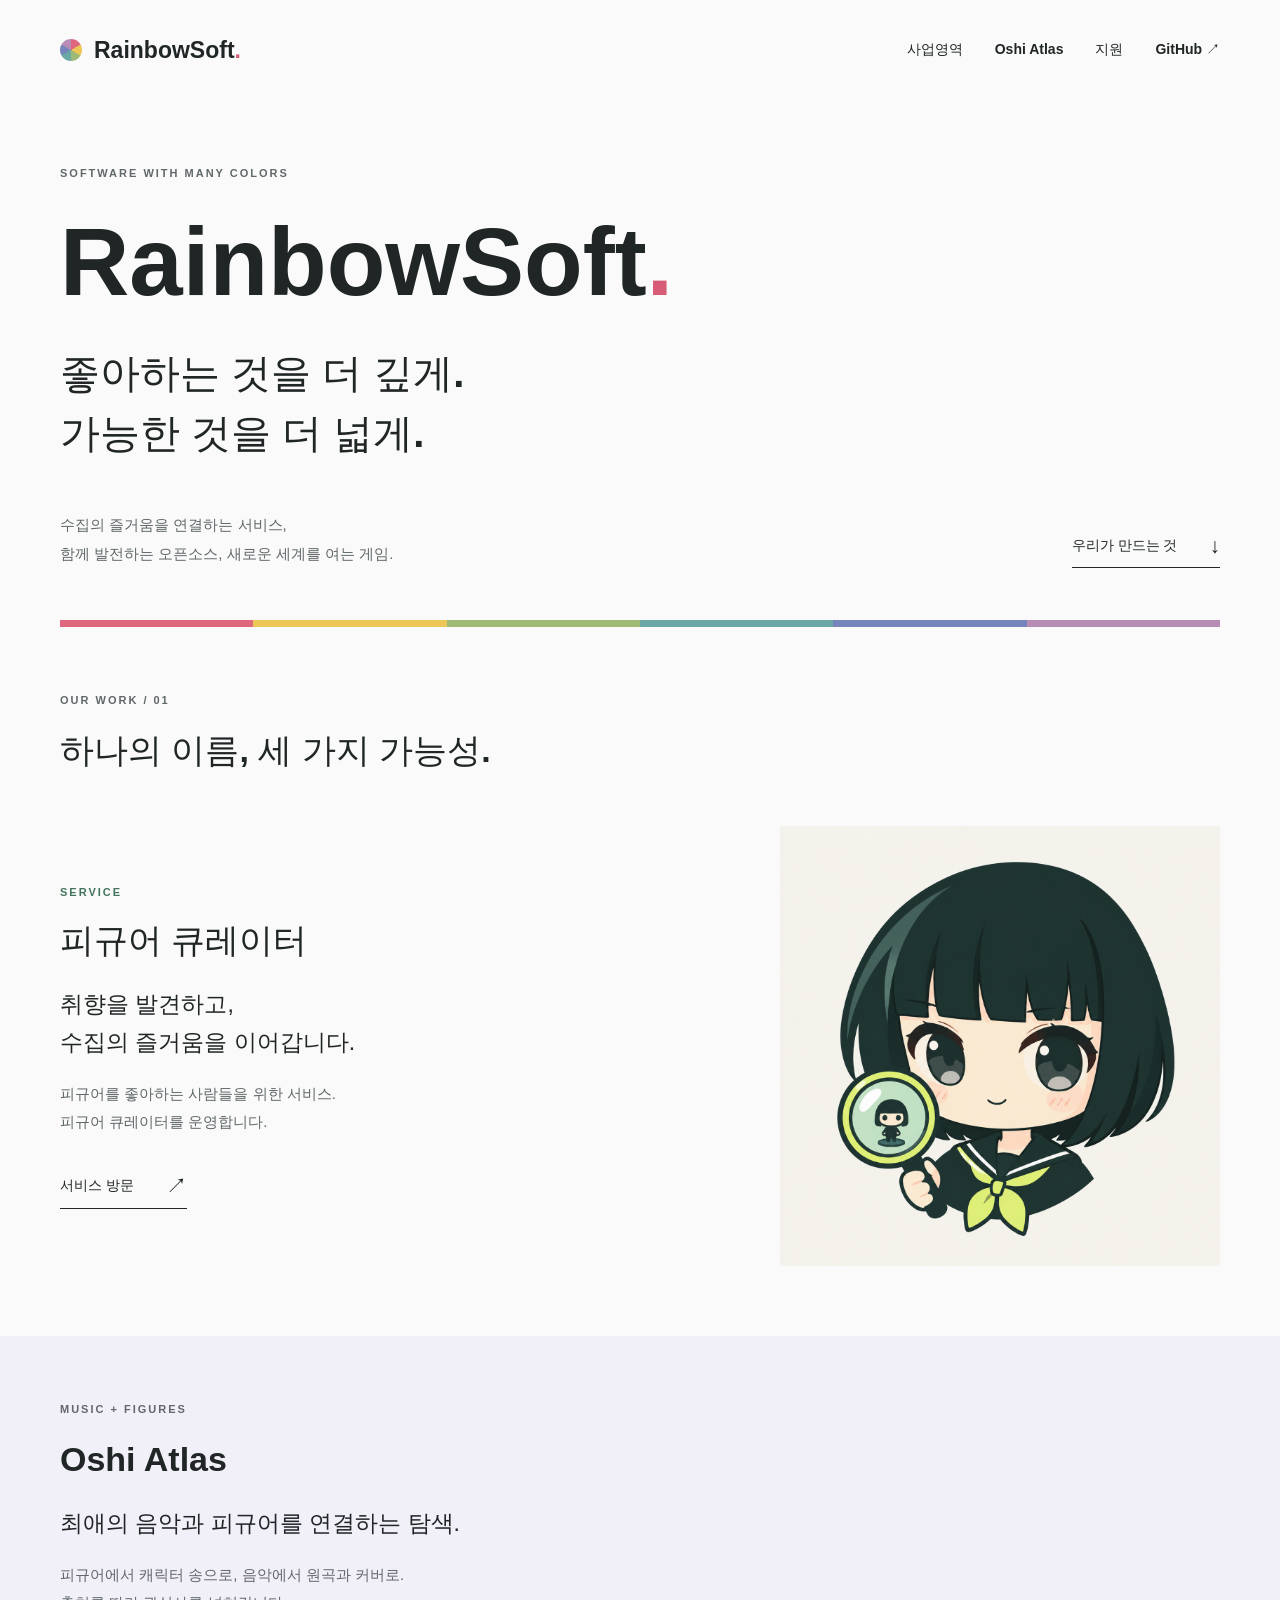
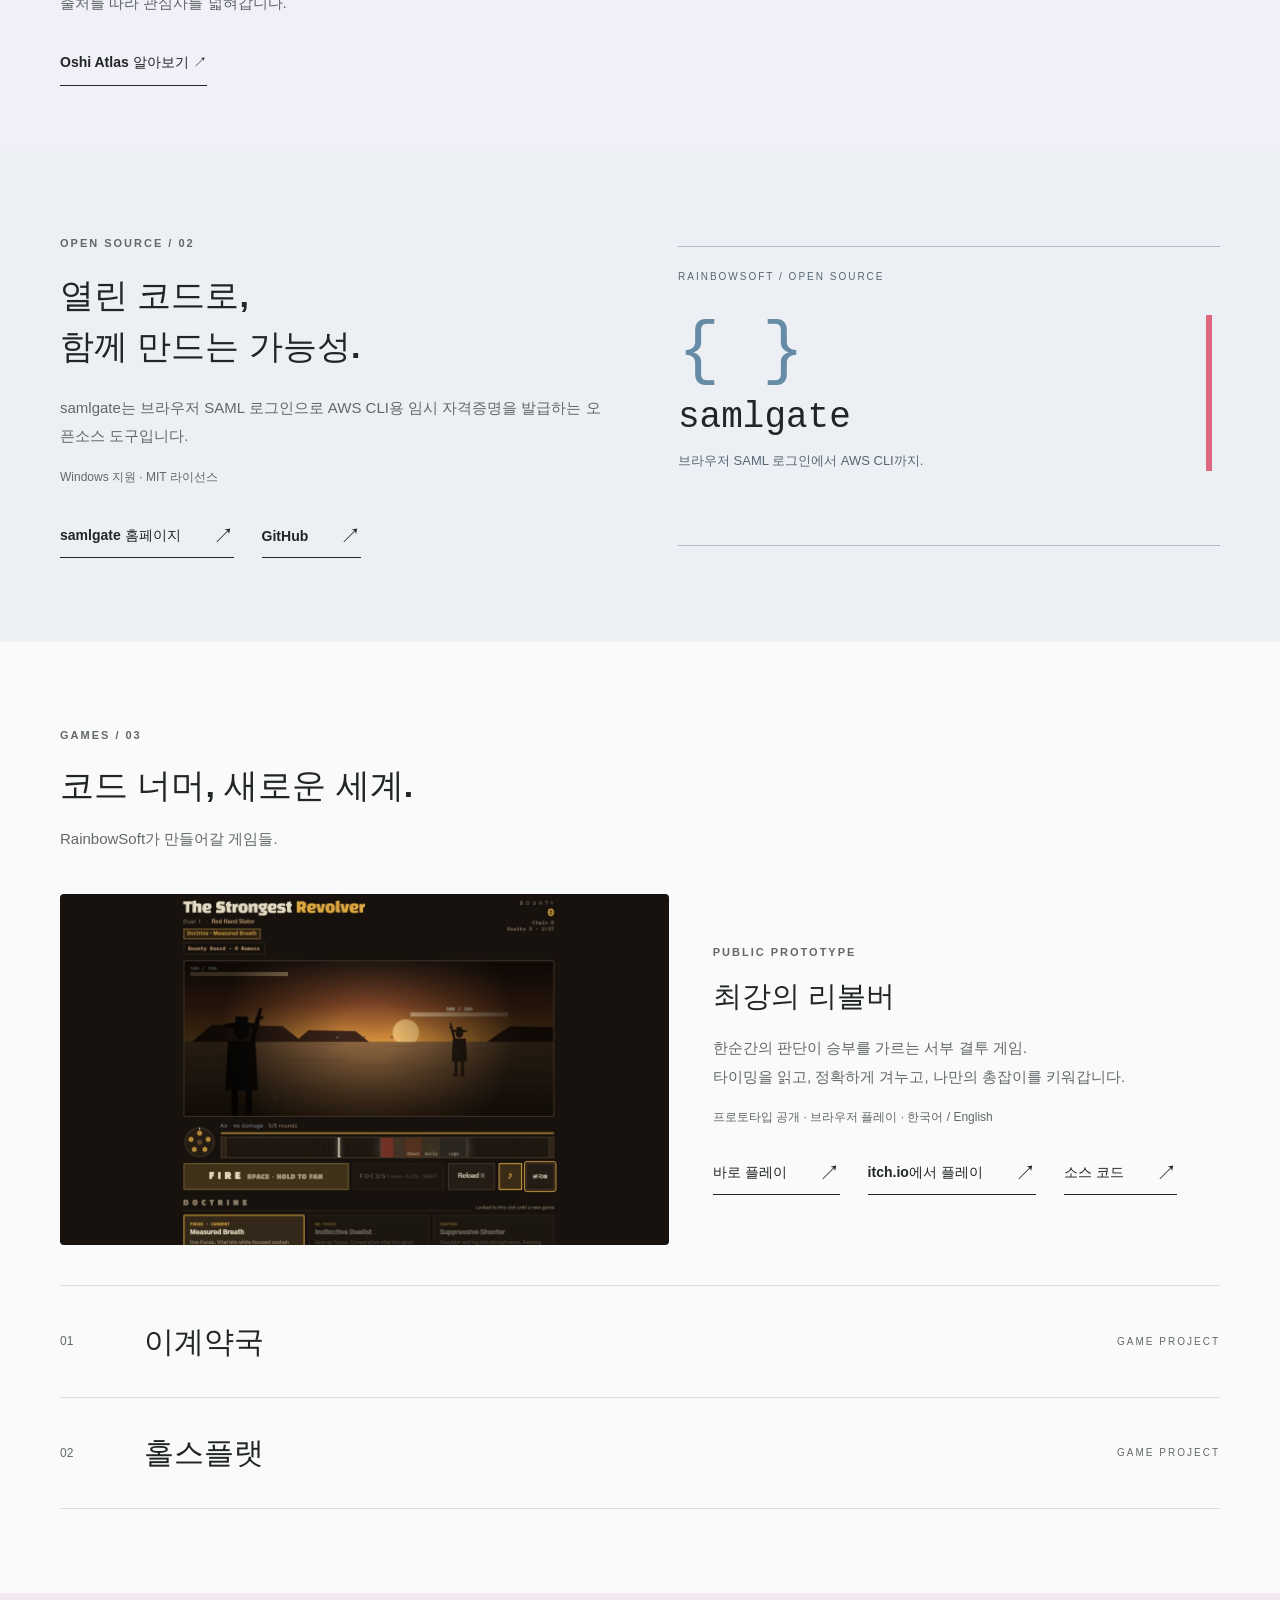
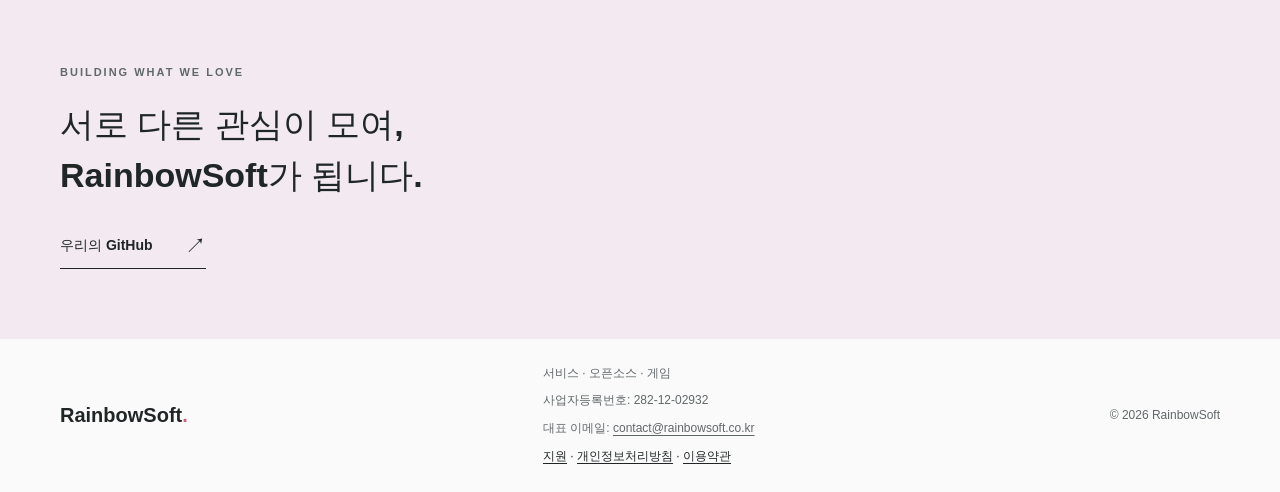
<file: index.html>
<!doctype html>
<html lang="ko">
<head>
  <meta charset="utf-8">
  <meta name="viewport" content="width=device-width, initial-scale=1">
  <meta name="theme-color" content="#fafafa">
  <meta name="description" content="RainbowSoft. 피규어 큐레이터 서비스를 운영하고, samlgate를 포함한 오픈소스와 게임을 만듭니다.">
  <title>RainbowSoft | 서비스, 오픈소스, 게임</title>
  <link rel="stylesheet" href="./style.css">
</head>
<body>
  <a class="skip" href="#main">본문으로 이동</a>
  <header class="header wrap">
    <a class="wordmark" href="./index.html" aria-label="RainbowSoft 홈"><span class="spectrum" aria-hidden="true"></span>RainbowSoft<span class="dot">.</span></a>
    <nav aria-label="주 메뉴"><a href="#work">사업영역</a><a href="/oshi-atlas/">Oshi Atlas</a><a href="/support/">지원</a><a href="https://github.com/figurecurator">GitHub <span aria-hidden="true">↗</span></a></nav>
  </header>
  <main id="main">
    <section class="hero wrap" aria-labelledby="title">
      <p class="eyebrow">SOFTWARE WITH MANY COLORS</p>
      <h1 id="title">RainbowSoft<span class="dot">.</span></h1>
      <p class="hero-copy">좋아하는 것을 더 깊게.<br>가능한 것을 더 넓게.</p>
      <div class="hero-bottom"><p>수집의 즐거움을 연결하는 서비스,<br>함께 발전하는 오픈소스, 새로운 세계를 여는 게임.</p><a class="text-link" href="#work">우리가 만드는 것 <span aria-hidden="true">↓</span></a></div>
      <div class="color-line" aria-hidden="true"><i></i><i></i><i></i><i></i><i></i><i></i></div>
    </section>
    <section id="work" class="work" aria-labelledby="work-title">
      <div class="wrap section-head"><p class="eyebrow">OUR WORK / 01</p><h2 id="work-title">하나의 이름, 세 가지 가능성.</h2></div>
      <article class="service wrap">
        <div class="service-copy"><p class="eyebrow">SERVICE</p><h3>피규어 큐레이터</h3><p class="description">취향을 발견하고,<br>수집의 즐거움을 이어갑니다.</p><p class="detail">피규어를 좋아하는 사람들을 위한 서비스.<br>피규어 큐레이터를 운영합니다.</p><a class="text-link" href="https://figure-curator.com">서비스 방문 <span aria-hidden="true">↗</span></a></div>
        <a class="mascot" href="https://figure-curator.com" aria-label="피규어 큐레이터 방문"><img src="./assets/mascot.png" alt="돋보기로 작은 피규어를 살펴보는 피규어 큐레이터 캐릭터" width="1024" height="1024"></a>
      </article>
    </section>
    <section class="atlas-band"><div class="wrap"><p class="eyebrow">MUSIC + FIGURES</p><h2>Oshi Atlas</h2><p class="description">최애의 음악과 피규어를 연결하는 탐색.</p><p class="detail">피규어에서 캐릭터 송으로, 음악에서 원곡과 커버로.<br>출처를 따라 관심사를 넓혀갑니다.</p><a class="text-link" href="/oshi-atlas/">Oshi Atlas 알아보기 ↗</a></div></section>
    <section id="opensource" class="opensource" aria-labelledby="open-title"><div class="wrap open-grid">
      <div><p class="eyebrow">OPEN SOURCE / 02</p><h2 id="open-title">열린 코드로,<br>함께 만드는 가능성.</h2><p class="detail">samlgate는 브라우저 SAML 로그인으로 AWS CLI용 임시 자격증명을 발급하는 오픈소스 도구입니다.</p><p class="prototype-note">Windows 지원 · MIT 라이선스</p><div class="project-links"><a class="text-link" href="/samlgate/">samlgate 홈페이지 <span aria-hidden="true">↗</span></a><a class="text-link" href="https://github.com/figurecurator/samlgate">GitHub <span aria-hidden="true">↗</span></a></div></div>
      <div class="code-art" aria-label="오픈소스 프로젝트 samlgate"><span class="code-label">RAINBOWSOFT / OPEN SOURCE</span><span class="code-symbol" aria-hidden="true">{ }</span><strong>samlgate</strong><span class="code-caption">브라우저 SAML 로그인에서 AWS CLI까지.</span><span class="code-rule" aria-hidden="true"></span></div>
    </div></section>
    <section id="games" class="games wrap" aria-labelledby="games-title"><div class="section-head"><p class="eyebrow">GAMES / 03</p><h2 id="games-title">코드 너머, 새로운 세계.</h2><p class="detail">RainbowSoft가 만들어갈 게임들.</p></div>
      <article class="featured-game"><a class="game-image" href="/strongest-revolver/" aria-label="최강의 리볼버 프로토타입 플레이"><img src="./assets/strongest-revolver.jpg" alt="최강의 리볼버 실제 플레이 화면. 서부의 석양 아래 두 총잡이가 결투를 준비한다." width="1234" height="712" loading="lazy"></a><div class="game-copy"><p class="eyebrow">PUBLIC PROTOTYPE</p><h3>최강의 리볼버</h3><p class="detail">한순간의 판단이 승부를 가르는 서부 결투 게임.<br>타이밍을 읽고, 정확하게 겨누고, 나만의 총잡이를 키워갑니다.</p><p class="prototype-note">프로토타입 공개 · 브라우저 플레이 · 한국어 / English</p><div class="project-links"><a class="text-link" href="/strongest-revolver/">바로 플레이 <span aria-hidden="true">↗</span></a><a class="text-link" href="https://maxtortime.itch.io/strongest-revolver">itch.io에서 플레이 <span aria-hidden="true">↗</span></a><a class="text-link" href="https://github.com/figurecurator/strongest-revolver">소스 코드 <span aria-hidden="true">↗</span></a></div></div></article>
      <div class="game-list"><article><span class="game-number">01</span><h3>이계약국</h3><span class="game-type">GAME PROJECT</span></article><article><span class="game-number">02</span><h3>홀스플랫</h3><span class="game-type">GAME PROJECT</span></article></div>
    </section>
    <section class="closing"><div class="wrap"><p class="eyebrow">BUILDING WHAT WE LOVE</p><h2>서로 다른 관심이 모여,<br>RainbowSoft가 됩니다.</h2><a class="text-link" href="https://github.com/figurecurator">우리의 GitHub <span aria-hidden="true">↗</span></a></div></section>
  </main>
  <footer class="wrap"><a class="wordmark" href="./index.html">RainbowSoft<span class="dot">.</span></a><div class="footer-info"><p>서비스 · 오픈소스 · 게임</p><p>사업자등록번호: 282-12-02932</p><p>대표 이메일: <a href="mailto:contact@rainbowsoft.co.kr">contact@rainbowsoft.co.kr</a></p><nav aria-label="서비스 정책"><a href="/support/">지원</a> · <a href="/privacy/">개인정보처리방침</a> · <a href="/terms/">이용약관</a></nav></div><span>© 2026 RainbowSoft</span></footer>
</body>
</html>
</file>
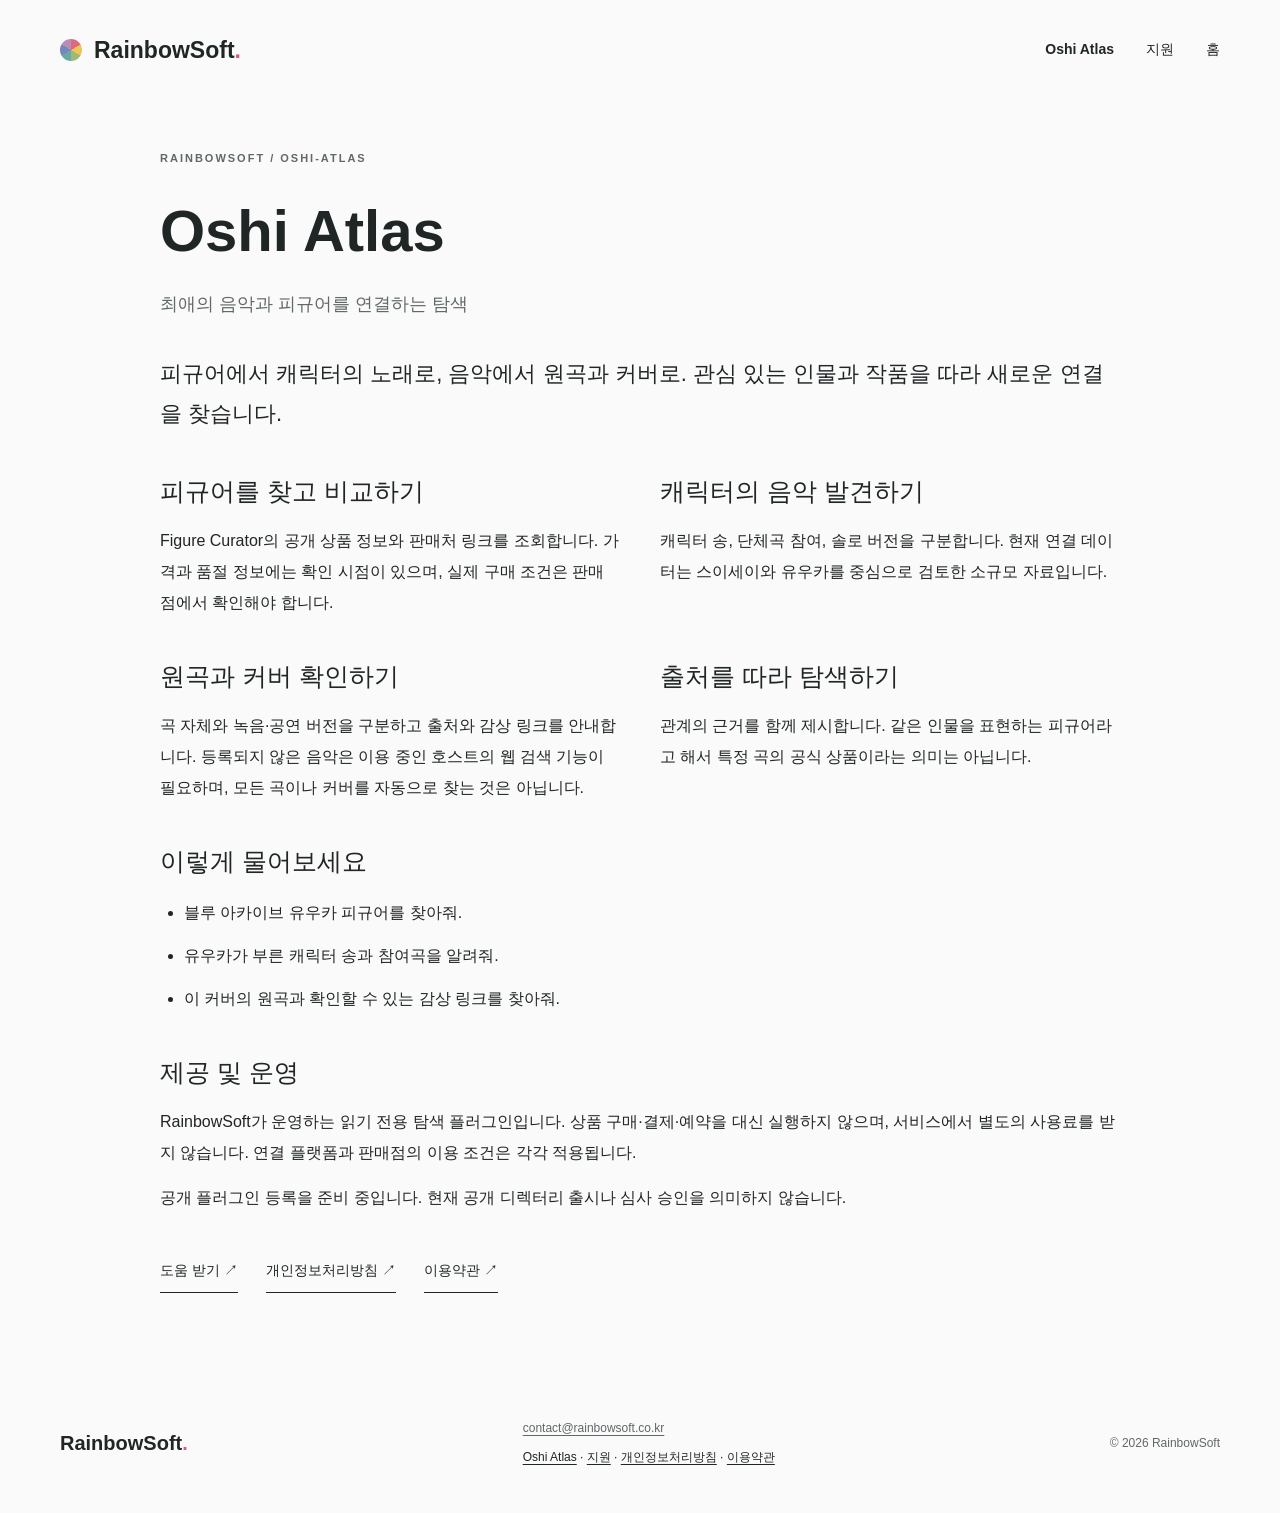
<file: oshi-atlas/index.html>
<!doctype html>
<html lang="ko"><head><meta charset="utf-8"><meta name="viewport" content="width=device-width, initial-scale=1"><meta name="description" content="최애의 음악과 피규어를 연결하는 탐색"><title>Oshi Atlas | RainbowSoft</title><link rel="canonical" href="https://rainbowsoft.co.kr/oshi-atlas/"><link rel="stylesheet" href="/style.css"></head><body><a class="skip" href="#main">본문으로 이동</a><header class="header wrap"><a class="wordmark" href="/"><span class="spectrum" aria-hidden="true"></span>RainbowSoft<span class="dot">.</span></a><nav aria-label="주 메뉴"><a href="/oshi-atlas/">Oshi Atlas</a><a href="/support/">지원</a><a href="/">홈</a></nav></header><main id="main" class="policy wrap"><p class="eyebrow">RAINBOWSOFT / OSHI-ATLAS</p><h1>Oshi Atlas</h1><p class="policy-subtitle">최애의 음악과 피규어를 연결하는 탐색</p>
  <p class="lead">피규어에서 캐릭터의 노래로, 음악에서 원곡과 커버로. 관심 있는 인물과 작품을 따라 새로운 연결을 찾습니다.</p>
  <div class="info-grid"><section><h2>피규어를 찾고 비교하기</h2><p>Figure Curator의 공개 상품 정보와 판매처 링크를 조회합니다. 가격과 품절 정보에는 확인 시점이 있으며, 실제 구매 조건은 판매점에서 확인해야 합니다.</p></section><section><h2>캐릭터의 음악 발견하기</h2><p>캐릭터 송, 단체곡 참여, 솔로 버전을 구분합니다. 현재 연결 데이터는 스이세이와 유우카를 중심으로 검토한 소규모 자료입니다.</p></section><section><h2>원곡과 커버 확인하기</h2><p>곡 자체와 녹음·공연 버전을 구분하고 출처와 감상 링크를 안내합니다. 등록되지 않은 음악은 이용 중인 호스트의 웹 검색 기능이 필요하며, 모든 곡이나 커버를 자동으로 찾는 것은 아닙니다.</p></section><section><h2>출처를 따라 탐색하기</h2><p>관계의 근거를 함께 제시합니다. 같은 인물을 표현하는 피규어라고 해서 특정 곡의 공식 상품이라는 의미는 아닙니다.</p></section></div>
  <section><h2>이렇게 물어보세요</h2><ul><li>블루 아카이브 유우카 피규어를 찾아줘.</li><li>유우카가 부른 캐릭터 송과 참여곡을 알려줘.</li><li>이 커버의 원곡과 확인할 수 있는 감상 링크를 찾아줘.</li></ul></section>
  <section><h2>제공 및 운영</h2><p>RainbowSoft가 운영하는 읽기 전용 탐색 플러그인입니다. 상품 구매·결제·예약을 대신 실행하지 않으며, 서비스에서 별도의 사용료를 받지 않습니다. 연결 플랫폼과 판매점의 이용 조건은 각각 적용됩니다.</p><p>공개 플러그인 등록을 준비 중입니다. 현재 공개 디렉터리 출시나 심사 승인을 의미하지 않습니다.</p></section>
  <div class="project-links"><a class="text-link" href="/support/">도움 받기 ↗</a><a class="text-link" href="/privacy/">개인정보처리방침 ↗</a><a class="text-link" href="/terms/">이용약관 ↗</a></div></main><footer class="wrap"><a class="wordmark" href="/">RainbowSoft<span class="dot">.</span></a><div class="footer-info"><p><a href="mailto:contact@rainbowsoft.co.kr">contact@rainbowsoft.co.kr</a></p><nav aria-label="서비스 정책"><a href="/oshi-atlas/">Oshi Atlas</a> · <a href="/support/">지원</a> · <a href="/privacy/">개인정보처리방침</a> · <a href="/terms/">이용약관</a></nav></div><span>© 2026 RainbowSoft</span></footer></body></html>
</file>
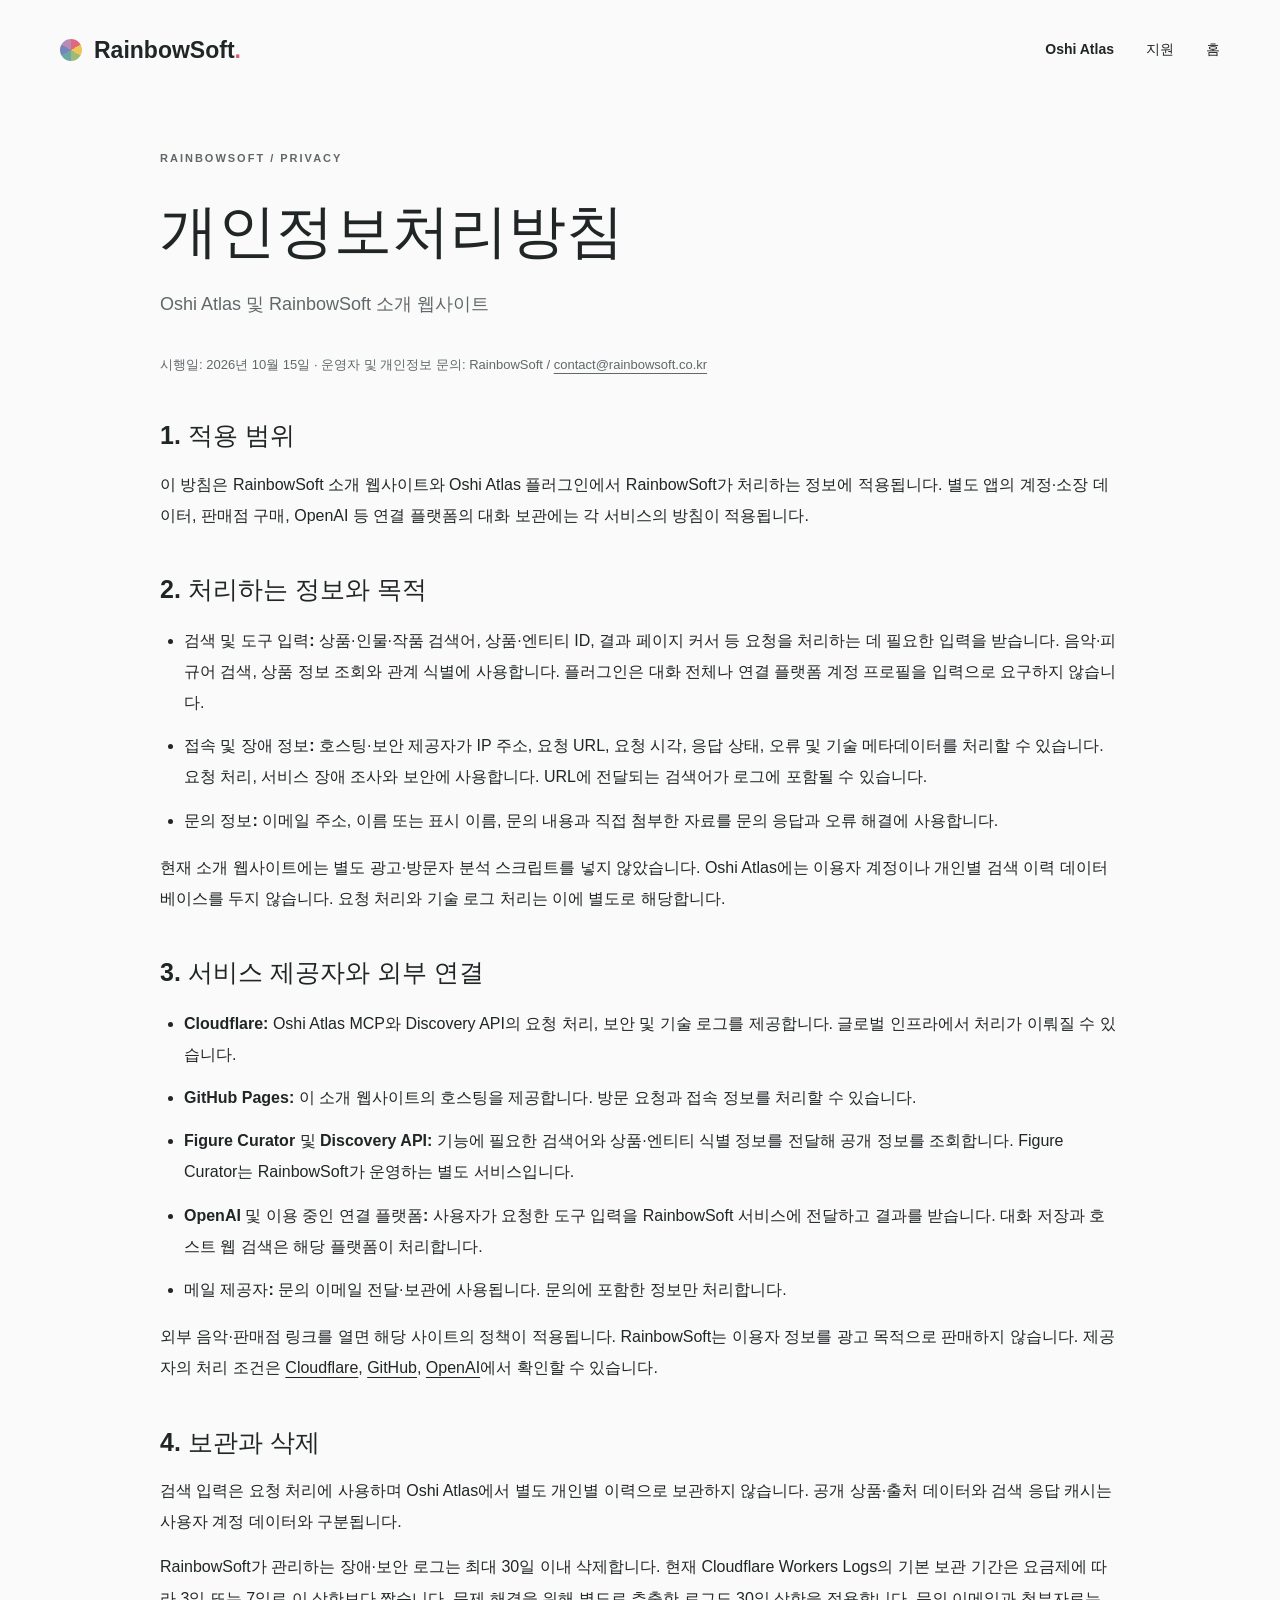
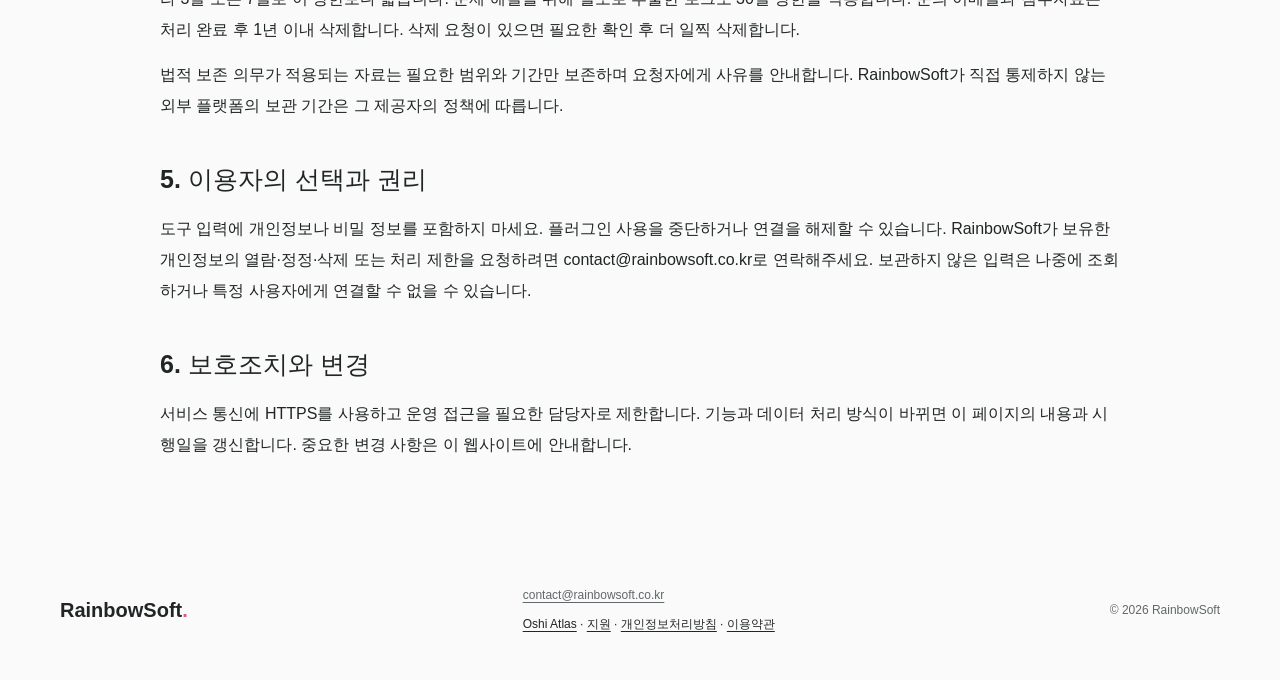
<file: privacy/index.html>
<!doctype html>
<html lang="ko"><head><meta charset="utf-8"><meta name="viewport" content="width=device-width, initial-scale=1"><meta name="description" content="Oshi Atlas 및 RainbowSoft 소개 웹사이트"><title>개인정보처리방침 | RainbowSoft</title><link rel="canonical" href="https://rainbowsoft.co.kr/privacy/"><link rel="stylesheet" href="/style.css"></head><body><a class="skip" href="#main">본문으로 이동</a><header class="header wrap"><a class="wordmark" href="/"><span class="spectrum" aria-hidden="true"></span>RainbowSoft<span class="dot">.</span></a><nav aria-label="주 메뉴"><a href="/oshi-atlas/">Oshi Atlas</a><a href="/support/">지원</a><a href="/">홈</a></nav></header><main id="main" class="policy wrap"><p class="eyebrow">RAINBOWSOFT / PRIVACY</p><h1>개인정보처리방침</h1><p class="policy-subtitle">Oshi Atlas 및 RainbowSoft 소개 웹사이트</p>
  <p class="policy-date">시행일: 2026년 10월 15일 · 운영자 및 개인정보 문의: RainbowSoft / <a href="mailto:contact@rainbowsoft.co.kr">contact@rainbowsoft.co.kr</a></p>
  <section><h2>1. 적용 범위</h2><p>이 방침은 RainbowSoft 소개 웹사이트와 Oshi Atlas 플러그인에서 RainbowSoft가 처리하는 정보에 적용됩니다. 별도 앱의 계정·소장 데이터, 판매점 구매, OpenAI 등 연결 플랫폼의 대화 보관에는 각 서비스의 방침이 적용됩니다.</p></section>
  <section><h2>2. 처리하는 정보와 목적</h2><ul><li><strong>검색 및 도구 입력:</strong> 상품·인물·작품 검색어, 상품·엔티티 ID, 결과 페이지 커서 등 요청을 처리하는 데 필요한 입력을 받습니다. 음악·피규어 검색, 상품 정보 조회와 관계 식별에 사용합니다. 플러그인은 대화 전체나 연결 플랫폼 계정 프로필을 입력으로 요구하지 않습니다.</li><li><strong>접속 및 장애 정보:</strong> 호스팅·보안 제공자가 IP 주소, 요청 URL, 요청 시각, 응답 상태, 오류 및 기술 메타데이터를 처리할 수 있습니다. 요청 처리, 서비스 장애 조사와 보안에 사용합니다. URL에 전달되는 검색어가 로그에 포함될 수 있습니다.</li><li><strong>문의 정보:</strong> 이메일 주소, 이름 또는 표시 이름, 문의 내용과 직접 첨부한 자료를 문의 응답과 오류 해결에 사용합니다.</li></ul><p>현재 소개 웹사이트에는 별도 광고·방문자 분석 스크립트를 넣지 않았습니다. Oshi Atlas에는 이용자 계정이나 개인별 검색 이력 데이터베이스를 두지 않습니다. 요청 처리와 기술 로그 처리는 이에 별도로 해당합니다.</p></section>
  <section><h2>3. 서비스 제공자와 외부 연결</h2><ul><li><strong>Cloudflare:</strong> Oshi Atlas MCP와 Discovery API의 요청 처리, 보안 및 기술 로그를 제공합니다. 글로벌 인프라에서 처리가 이뤄질 수 있습니다.</li><li><strong>GitHub Pages:</strong> 이 소개 웹사이트의 호스팅을 제공합니다. 방문 요청과 접속 정보를 처리할 수 있습니다.</li><li><strong>Figure Curator 및 Discovery API:</strong> 기능에 필요한 검색어와 상품·엔티티 식별 정보를 전달해 공개 정보를 조회합니다. Figure Curator는 RainbowSoft가 운영하는 별도 서비스입니다.</li><li><strong>OpenAI 및 이용 중인 연결 플랫폼:</strong> 사용자가 요청한 도구 입력을 RainbowSoft 서비스에 전달하고 결과를 받습니다. 대화 저장과 호스트 웹 검색은 해당 플랫폼이 처리합니다.</li><li><strong>메일 제공자:</strong> 문의 이메일 전달·보관에 사용됩니다. 문의에 포함한 정보만 처리합니다.</li></ul><p>외부 음악·판매점 링크를 열면 해당 사이트의 정책이 적용됩니다. RainbowSoft는 이용자 정보를 광고 목적으로 판매하지 않습니다. 제공자의 처리 조건은 <a href="https://www.cloudflare.com/privacypolicy/">Cloudflare</a>, <a href="https://docs.github.com/en/site-policy/privacy-policies/github-general-privacy-statement">GitHub</a>, <a href="https://openai.com/policies/privacy-policy/">OpenAI</a>에서 확인할 수 있습니다.</p></section>
  <section><h2>4. 보관과 삭제</h2><p>검색 입력은 요청 처리에 사용하며 Oshi Atlas에서 별도 개인별 이력으로 보관하지 않습니다. 공개 상품·출처 데이터와 검색 응답 캐시는 사용자 계정 데이터와 구분됩니다.</p><p>RainbowSoft가 관리하는 장애·보안 로그는 최대 30일 이내 삭제합니다. 현재 Cloudflare Workers Logs의 기본 보관 기간은 요금제에 따라 3일 또는 7일로 이 상한보다 짧습니다. 문제 해결을 위해 별도로 추출한 로그도 30일 상한을 적용합니다. 문의 이메일과 첨부자료는 처리 완료 후 1년 이내 삭제합니다. 삭제 요청이 있으면 필요한 확인 후 더 일찍 삭제합니다.</p><p>법적 보존 의무가 적용되는 자료는 필요한 범위와 기간만 보존하며 요청자에게 사유를 안내합니다. RainbowSoft가 직접 통제하지 않는 외부 플랫폼의 보관 기간은 그 제공자의 정책에 따릅니다.</p></section>
  <section><h2>5. 이용자의 선택과 권리</h2><p>도구 입력에 개인정보나 비밀 정보를 포함하지 마세요. 플러그인 사용을 중단하거나 연결을 해제할 수 있습니다. RainbowSoft가 보유한 개인정보의 열람·정정·삭제 또는 처리 제한을 요청하려면 contact@rainbowsoft.co.kr로 연락해주세요. 보관하지 않은 입력은 나중에 조회하거나 특정 사용자에게 연결할 수 없을 수 있습니다.</p></section>
  <section><h2>6. 보호조치와 변경</h2><p>서비스 통신에 HTTPS를 사용하고 운영 접근을 필요한 담당자로 제한합니다. 기능과 데이터 처리 방식이 바뀌면 이 페이지의 내용과 시행일을 갱신합니다. 중요한 변경 사항은 이 웹사이트에 안내합니다.</p></section></main><footer class="wrap"><a class="wordmark" href="/">RainbowSoft<span class="dot">.</span></a><div class="footer-info"><p><a href="mailto:contact@rainbowsoft.co.kr">contact@rainbowsoft.co.kr</a></p><nav aria-label="서비스 정책"><a href="/oshi-atlas/">Oshi Atlas</a> · <a href="/support/">지원</a> · <a href="/privacy/">개인정보처리방침</a> · <a href="/terms/">이용약관</a></nav></div><span>© 2026 RainbowSoft</span></footer></body></html>
</file>
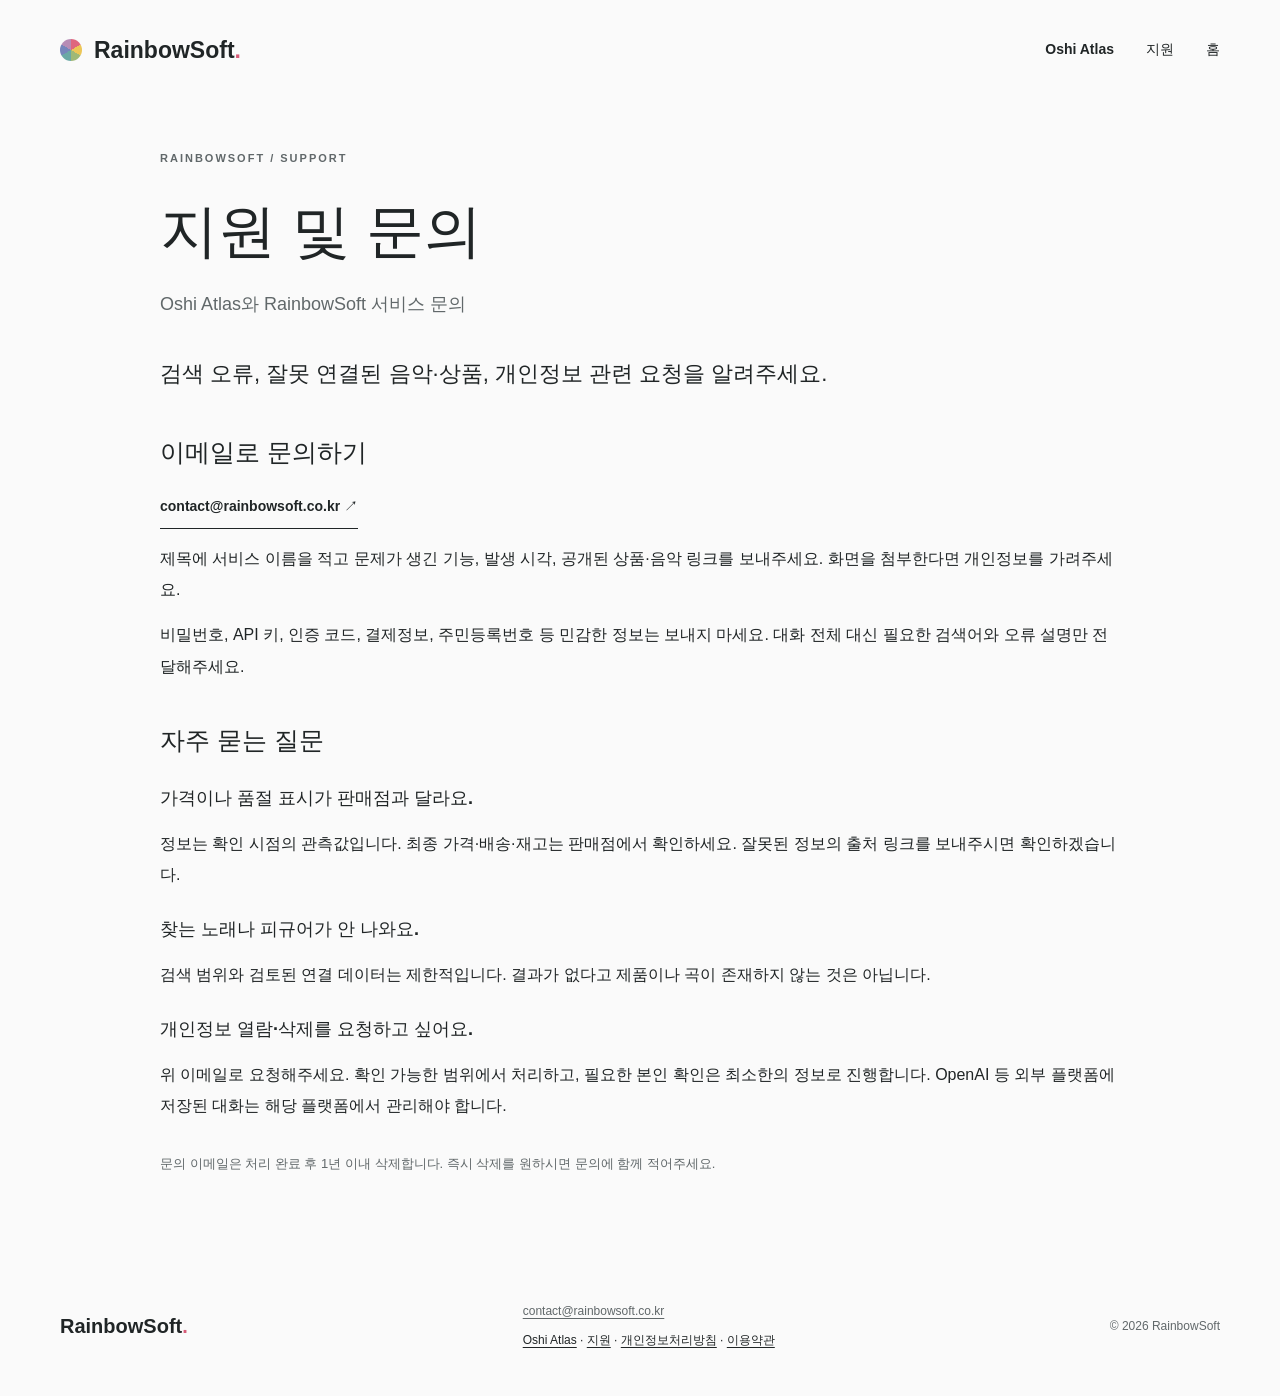
<file: support/index.html>
<!doctype html>
<html lang="ko"><head><meta charset="utf-8"><meta name="viewport" content="width=device-width, initial-scale=1"><meta name="description" content="Oshi Atlas와 RainbowSoft 서비스 문의"><title>지원 및 문의 | RainbowSoft</title><link rel="canonical" href="https://rainbowsoft.co.kr/support/"><link rel="stylesheet" href="/style.css"></head><body><a class="skip" href="#main">본문으로 이동</a><header class="header wrap"><a class="wordmark" href="/"><span class="spectrum" aria-hidden="true"></span>RainbowSoft<span class="dot">.</span></a><nav aria-label="주 메뉴"><a href="/oshi-atlas/">Oshi Atlas</a><a href="/support/">지원</a><a href="/">홈</a></nav></header><main id="main" class="policy wrap"><p class="eyebrow">RAINBOWSOFT / SUPPORT</p><h1>지원 및 문의</h1><p class="policy-subtitle">Oshi Atlas와 RainbowSoft 서비스 문의</p>
  <p class="lead">검색 오류, 잘못 연결된 음악·상품, 개인정보 관련 요청을 알려주세요.</p>
  <section><h2>이메일로 문의하기</h2><p><a class="text-link" href="mailto:contact@rainbowsoft.co.kr?subject=Oshi%20Atlas%20문의">contact@rainbowsoft.co.kr ↗</a></p><p>제목에 서비스 이름을 적고 문제가 생긴 기능, 발생 시각, 공개된 상품·음악 링크를 보내주세요. 화면을 첨부한다면 개인정보를 가려주세요.</p><p>비밀번호, API 키, 인증 코드, 결제정보, 주민등록번호 등 민감한 정보는 보내지 마세요. 대화 전체 대신 필요한 검색어와 오류 설명만 전달해주세요.</p></section>
  <section><h2>자주 묻는 질문</h2><h3>가격이나 품절 표시가 판매점과 달라요.</h3><p>정보는 확인 시점의 관측값입니다. 최종 가격·배송·재고는 판매점에서 확인하세요. 잘못된 정보의 출처 링크를 보내주시면 확인하겠습니다.</p><h3>찾는 노래나 피규어가 안 나와요.</h3><p>검색 범위와 검토된 연결 데이터는 제한적입니다. 결과가 없다고 제품이나 곡이 존재하지 않는 것은 아닙니다.</p><h3>개인정보 열람·삭제를 요청하고 싶어요.</h3><p>위 이메일로 요청해주세요. 확인 가능한 범위에서 처리하고, 필요한 본인 확인은 최소한의 정보로 진행합니다. OpenAI 등 외부 플랫폼에 저장된 대화는 해당 플랫폼에서 관리해야 합니다.</p></section>
  <p class="policy-date">문의 이메일은 처리 완료 후 1년 이내 삭제합니다. 즉시 삭제를 원하시면 문의에 함께 적어주세요.</p></main><footer class="wrap"><a class="wordmark" href="/">RainbowSoft<span class="dot">.</span></a><div class="footer-info"><p><a href="mailto:contact@rainbowsoft.co.kr">contact@rainbowsoft.co.kr</a></p><nav aria-label="서비스 정책"><a href="/oshi-atlas/">Oshi Atlas</a> · <a href="/support/">지원</a> · <a href="/privacy/">개인정보처리방침</a> · <a href="/terms/">이용약관</a></nav></div><span>© 2026 RainbowSoft</span></footer></body></html>
</file>
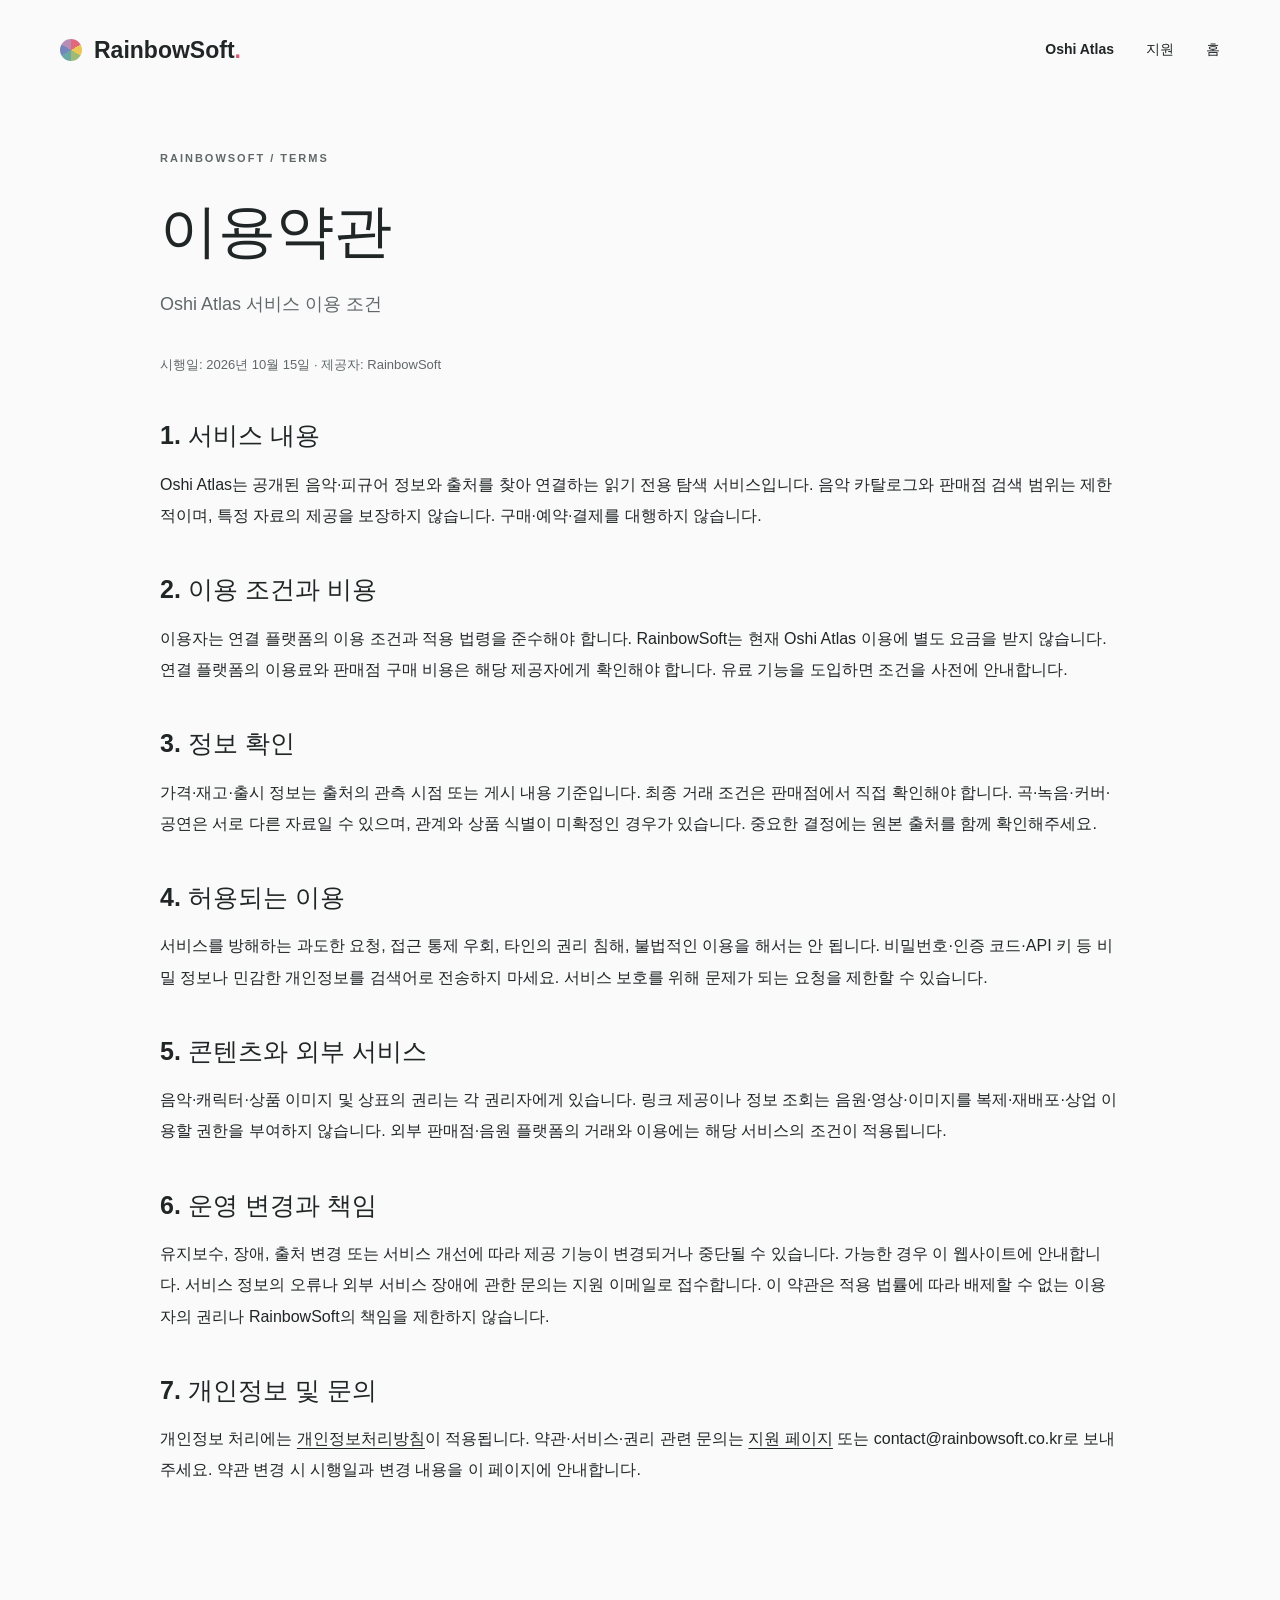
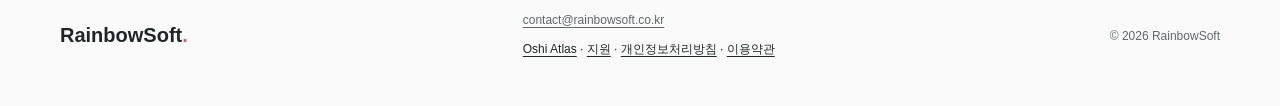
<file: terms/index.html>
<!doctype html>
<html lang="ko"><head><meta charset="utf-8"><meta name="viewport" content="width=device-width, initial-scale=1"><meta name="description" content="Oshi Atlas 서비스 이용 조건"><title>이용약관 | RainbowSoft</title><link rel="canonical" href="https://rainbowsoft.co.kr/terms/"><link rel="stylesheet" href="/style.css"></head><body><a class="skip" href="#main">본문으로 이동</a><header class="header wrap"><a class="wordmark" href="/"><span class="spectrum" aria-hidden="true"></span>RainbowSoft<span class="dot">.</span></a><nav aria-label="주 메뉴"><a href="/oshi-atlas/">Oshi Atlas</a><a href="/support/">지원</a><a href="/">홈</a></nav></header><main id="main" class="policy wrap"><p class="eyebrow">RAINBOWSOFT / TERMS</p><h1>이용약관</h1><p class="policy-subtitle">Oshi Atlas 서비스 이용 조건</p>
  <p class="policy-date">시행일: 2026년 10월 15일 · 제공자: RainbowSoft</p>
  <section><h2>1. 서비스 내용</h2><p>Oshi Atlas는 공개된 음악·피규어 정보와 출처를 찾아 연결하는 읽기 전용 탐색 서비스입니다. 음악 카탈로그와 판매점 검색 범위는 제한적이며, 특정 자료의 제공을 보장하지 않습니다. 구매·예약·결제를 대행하지 않습니다.</p></section>
  <section><h2>2. 이용 조건과 비용</h2><p>이용자는 연결 플랫폼의 이용 조건과 적용 법령을 준수해야 합니다. RainbowSoft는 현재 Oshi Atlas 이용에 별도 요금을 받지 않습니다. 연결 플랫폼의 이용료와 판매점 구매 비용은 해당 제공자에게 확인해야 합니다. 유료 기능을 도입하면 조건을 사전에 안내합니다.</p></section>
  <section><h2>3. 정보 확인</h2><p>가격·재고·출시 정보는 출처의 관측 시점 또는 게시 내용 기준입니다. 최종 거래 조건은 판매점에서 직접 확인해야 합니다. 곡·녹음·커버·공연은 서로 다른 자료일 수 있으며, 관계와 상품 식별이 미확정인 경우가 있습니다. 중요한 결정에는 원본 출처를 함께 확인해주세요.</p></section>
  <section><h2>4. 허용되는 이용</h2><p>서비스를 방해하는 과도한 요청, 접근 통제 우회, 타인의 권리 침해, 불법적인 이용을 해서는 안 됩니다. 비밀번호·인증 코드·API 키 등 비밀 정보나 민감한 개인정보를 검색어로 전송하지 마세요. 서비스 보호를 위해 문제가 되는 요청을 제한할 수 있습니다.</p></section>
  <section><h2>5. 콘텐츠와 외부 서비스</h2><p>음악·캐릭터·상품 이미지 및 상표의 권리는 각 권리자에게 있습니다. 링크 제공이나 정보 조회는 음원·영상·이미지를 복제·재배포·상업 이용할 권한을 부여하지 않습니다. 외부 판매점·음원 플랫폼의 거래와 이용에는 해당 서비스의 조건이 적용됩니다.</p></section>
  <section><h2>6. 운영 변경과 책임</h2><p>유지보수, 장애, 출처 변경 또는 서비스 개선에 따라 제공 기능이 변경되거나 중단될 수 있습니다. 가능한 경우 이 웹사이트에 안내합니다. 서비스 정보의 오류나 외부 서비스 장애에 관한 문의는 지원 이메일로 접수합니다. 이 약관은 적용 법률에 따라 배제할 수 없는 이용자의 권리나 RainbowSoft의 책임을 제한하지 않습니다.</p></section>
  <section><h2>7. 개인정보 및 문의</h2><p>개인정보 처리에는 <a href="/privacy/">개인정보처리방침</a>이 적용됩니다. 약관·서비스·권리 관련 문의는 <a href="/support/">지원 페이지</a> 또는 contact@rainbowsoft.co.kr로 보내주세요. 약관 변경 시 시행일과 변경 내용을 이 페이지에 안내합니다.</p></section></main><footer class="wrap"><a class="wordmark" href="/">RainbowSoft<span class="dot">.</span></a><div class="footer-info"><p><a href="mailto:contact@rainbowsoft.co.kr">contact@rainbowsoft.co.kr</a></p><nav aria-label="서비스 정책"><a href="/oshi-atlas/">Oshi Atlas</a> · <a href="/support/">지원</a> · <a href="/privacy/">개인정보처리방침</a> · <a href="/terms/">이용약관</a></nav></div><span>© 2026 RainbowSoft</span></footer></body></html>
</file>
<file: style.css>
:root{color-scheme:light;--ink:#202526;--muted:#61686a;--paper:#fafafa;--line:#dedfe1;font-family:Inter,"Pretendard",-apple-system,BlinkMacSystemFont,"Segoe UI","Malgun Gothic",sans-serif;color:var(--ink);background:var(--paper);font-synthesis:none}
*{box-sizing:border-box}html{scroll-behavior:smooth;scroll-padding-top:24px}body{margin:0}a{color:inherit;text-decoration:none}a:focus-visible{outline:3px solid #3369bb;outline-offset:6px}a:hover{color:#32725d}p,h1,h2,h3{margin:0;letter-spacing:0}.wrap{width:min(1160px,calc(100% - 96px));margin-inline:auto}.skip{position:fixed;top:-100px;left:20px;padding:14px;background:white;z-index:10}.skip:focus{top:10px}.header{height:100px;display:flex;align-items:center;justify-content:space-between;gap:24px}.wordmark{font-size:23px;font-weight:800;display:inline-flex;align-items:center}.dot{color:#d75c78}.spectrum{width:22px;height:22px;margin-right:12px;background:conic-gradient(#df677e 0deg 60deg,#ecc657 60deg 120deg,#9fb977 120deg 180deg,#6aa8a5 180deg 240deg,#7685bb 240deg 300deg,#b78cb5 300deg);border-radius:50%}.header nav{display:flex;gap:32px;font-size:14px;font-weight:600}.header nav a{padding-block:12px}.hero{padding-top:64px;position:relative}.eyebrow{font-size:11px;letter-spacing:2px;font-weight:700;line-height:1.8;color:var(--muted)}h1{font-size:96px;line-height:1.12;font-weight:800;margin-top:24px}.hero-copy{font-size:40px;line-height:1.5;font-weight:650;margin-top:28px}.hero-bottom{display:flex;justify-content:space-between;align-items:end;gap:24px;margin-top:48px;padding-bottom:52px}.hero-bottom p,.detail{font-size:15px;line-height:1.9;color:var(--muted)}.text-link{display:inline-flex;gap:32px;align-items:center;min-height:44px;font-size:14px;font-weight:700;border-bottom:1px solid currentColor}.text-link span{font-size:21px}.color-line{height:7px;display:flex}.color-line i{flex:1}.color-line i:nth-child(1){background:#df677e}.color-line i:nth-child(2){background:#ecc657}.color-line i:nth-child(3){background:#9fb977}.color-line i:nth-child(4){background:#6aa8a5}.color-line i:nth-child(5){background:#7685bb}.color-line i:nth-child(6){background:#b78cb5}.work{padding-top:64px}.section-head h2{margin-top:14px}h2{font-size:34px;line-height:1.5;font-weight:700}.service{display:grid;grid-template-columns:1fr 1fr;align-items:center;gap:60px;padding-block:50px 70px}.service-copy .eyebrow{color:#42735d}.service h3{font-size:34px;margin-top:12px;line-height:1.5}.description{font-size:23px;line-height:1.65;margin-top:20px}.service .detail{margin-top:18px}.service .text-link{margin-top:28px}.mascot{display:block;background:#f5f3ed;aspect-ratio:1;max-width:440px;width:100%;justify-self:end;overflow:hidden;border-radius:4px}.mascot img{display:block;width:100%;height:100%;object-fit:contain}.opensource{background:#ecf0f4;padding-block:84px}.open-grid{display:grid;grid-template-columns:1fr 1fr;gap:76px;align-items:center}.open-grid h2{margin-top:16px}.open-grid .detail{margin-top:22px}.open-grid .text-link{margin-top:26px}.code-art{display:flex;flex-direction:column;min-height:300px;border-top:1px solid #aebbc8;border-bottom:1px solid #aebbc8;padding:24px 0;position:relative}.code-label{font-size:10px;letter-spacing:2px;color:#596675}.code-symbol{font-family:monospace;font-size:70px;color:#658ba6;line-height:1.3;margin-top:24px}.code-art strong{font-family:monospace;font-size:36px;font-weight:500}.code-caption{font-size:13px;color:#596675;margin-top:14px}.code-rule{position:absolute;right:8px;top:68px;width:6px;height:156px;background:#df677e}.games{padding-block:84px}.games .detail{margin-top:14px}.game-list{margin-top:40px}.game-list article{display:grid;grid-template-columns:64px 1fr auto;gap:20px;align-items:center;border-top:1px solid var(--line);min-height:112px}.game-list article:last-child{border-bottom:1px solid var(--line)}.game-number{font-size:12px;color:var(--muted)}.game-list h3{font-size:30px;font-weight:600;line-height:1.5}.game-type{font-size:10px;letter-spacing:2px;color:var(--muted)}.closing{background:#f2eaf0;padding-block:70px}.closing h2{margin-top:16px}.closing .text-link{margin-top:24px}footer{min-height:140px;display:flex;align-items:center;justify-content:space-between;gap:24px}footer .wordmark{font-size:20px}footer p,footer>span{font-size:12px;color:var(--muted)}
@media(min-width:1500px){.hero{padding-top:48px}.hero-bottom{margin-top:36px}.work{padding-top:48px}}
@media(max-width:800px){.wrap{width:calc(100% - 48px)}.header{height:84px}.header nav{gap:18px}.hero{padding-top:40px}h1{font-size:64px}.hero-copy{font-size:32px}.hero-bottom{align-items:start;flex-direction:column;margin-top:28px;gap:22px;padding-bottom:32px}.work{padding-top:40px}h2{font-size:28px}.service{gap:28px;padding-block:36px 48px}.service h3{font-size:28px}.description{font-size:19px}.open-grid{gap:32px}.opensource{padding-block:56px}.game-list h3{font-size:25px}.games{padding-block:56px}footer{flex-wrap:wrap;padding-block:32px;min-height:120px}}
@media(max-width:520px){.wrap{width:calc(100% - 40px)}.header{height:76px;gap:12px;flex-wrap:wrap;align-content:center}.wordmark{font-size:20px}.spectrum{width:18px;height:18px;margin-right:8px}.header nav{gap:16px;font-size:12px}.header nav a:first-child{display:none}.hero{padding-top:36px}h1{font-size:44px;margin-top:20px}.hero-copy{font-size:28px;margin-top:20px}.eyebrow{font-size:10px;letter-spacing:1px}.hero-bottom p,.detail{font-size:14px}.section-head h2{font-size:25px}.service,.open-grid{grid-template-columns:1fr}.service{gap:28px}.mascot{max-width:360px;justify-self:center}.service h3{font-size:29px}.description{font-size:21px}.open-grid{gap:36px}.code-art{min-height:260px}.game-list article{grid-template-columns:28px 1fr;gap:12px;min-height:102px;padding-block:18px}.game-list h3{font-size:24px}.game-type{grid-column:2;font-size:9px;letter-spacing:1px}.closing{padding-block:48px}.closing h2{font-size:25px}footer{gap:18px}footer>span{width:100%}}
.featured-game{display:grid;grid-template-columns:1.2fr 1fr;gap:44px;align-items:center;margin-top:40px}.game-image{display:block}.game-image img{width:100%;height:auto;display:block;border-radius:4px}.game-copy h3{font-size:29px;line-height:1.5;margin-top:12px}.game-copy .detail{margin-top:16px}.prototype-note{font-size:12px;line-height:1.8;color:var(--muted);margin-top:16px}.game-copy .text-link{margin-top:22px}@media(max-width:800px){.featured-game{grid-template-columns:1fr;gap:28px}.game-copy h3{font-size:27px}}
.footer-info{min-width:0;display:grid;gap:6px;padding-block:24px}.footer-info p{line-height:1.8;overflow-wrap:anywhere}.footer-info a{text-decoration:underline;text-underline-offset:3px}@media(max-width:520px){.footer-info{width:100%;padding-block:0}}
.project-links{display:flex;flex-wrap:wrap;gap:0 28px}
@media(prefers-reduced-motion:reduce){html{scroll-behavior:auto}}

.atlas-band{background:#f1eff7;padding-block:64px}.atlas-band h2{margin-top:14px}.atlas-band .detail{margin-top:18px}.atlas-band .text-link{margin-top:24px}.policy{max-width:960px;padding-block:48px 80px}.policy h1{font-size:clamp(32px,6vw,58px);line-height:1.3;overflow-wrap:anywhere}.policy-subtitle{font-size:18px;color:var(--muted);margin-top:18px;line-height:1.7}.policy .lead{font-size:22px;line-height:1.8;margin-top:32px}.policy section{margin-top:40px}.policy h2{font-size:25px}.policy h3{font-size:18px;margin-top:24px;line-height:1.7}.policy p,.policy li{line-height:1.95;overflow-wrap:anywhere}.policy section p{margin-top:14px}.policy ul{padding-left:24px;margin-block:16px}.policy li+li{margin-top:12px}.policy a:not(.text-link){text-decoration:underline;text-underline-offset:4px}.policy-date{font-size:13px;color:var(--muted);margin-top:30px}.info-grid{display:grid;grid-template-columns:1fr 1fr;gap:0 40px}.policy .project-links{margin-top:36px}.footer-info nav{font-size:12px;line-height:1.9}.header nav{flex-wrap:wrap}@media(max-width:640px){.info-grid{grid-template-columns:1fr}.policy{padding-top:32px}.policy .lead{font-size:19px}.policy h2{font-size:22px}.atlas-band{padding-block:48px}.header{height:auto;min-height:96px;padding-block:16px}.header nav{gap:8px 16px}.header nav a{padding-block:4px}}
</file>
